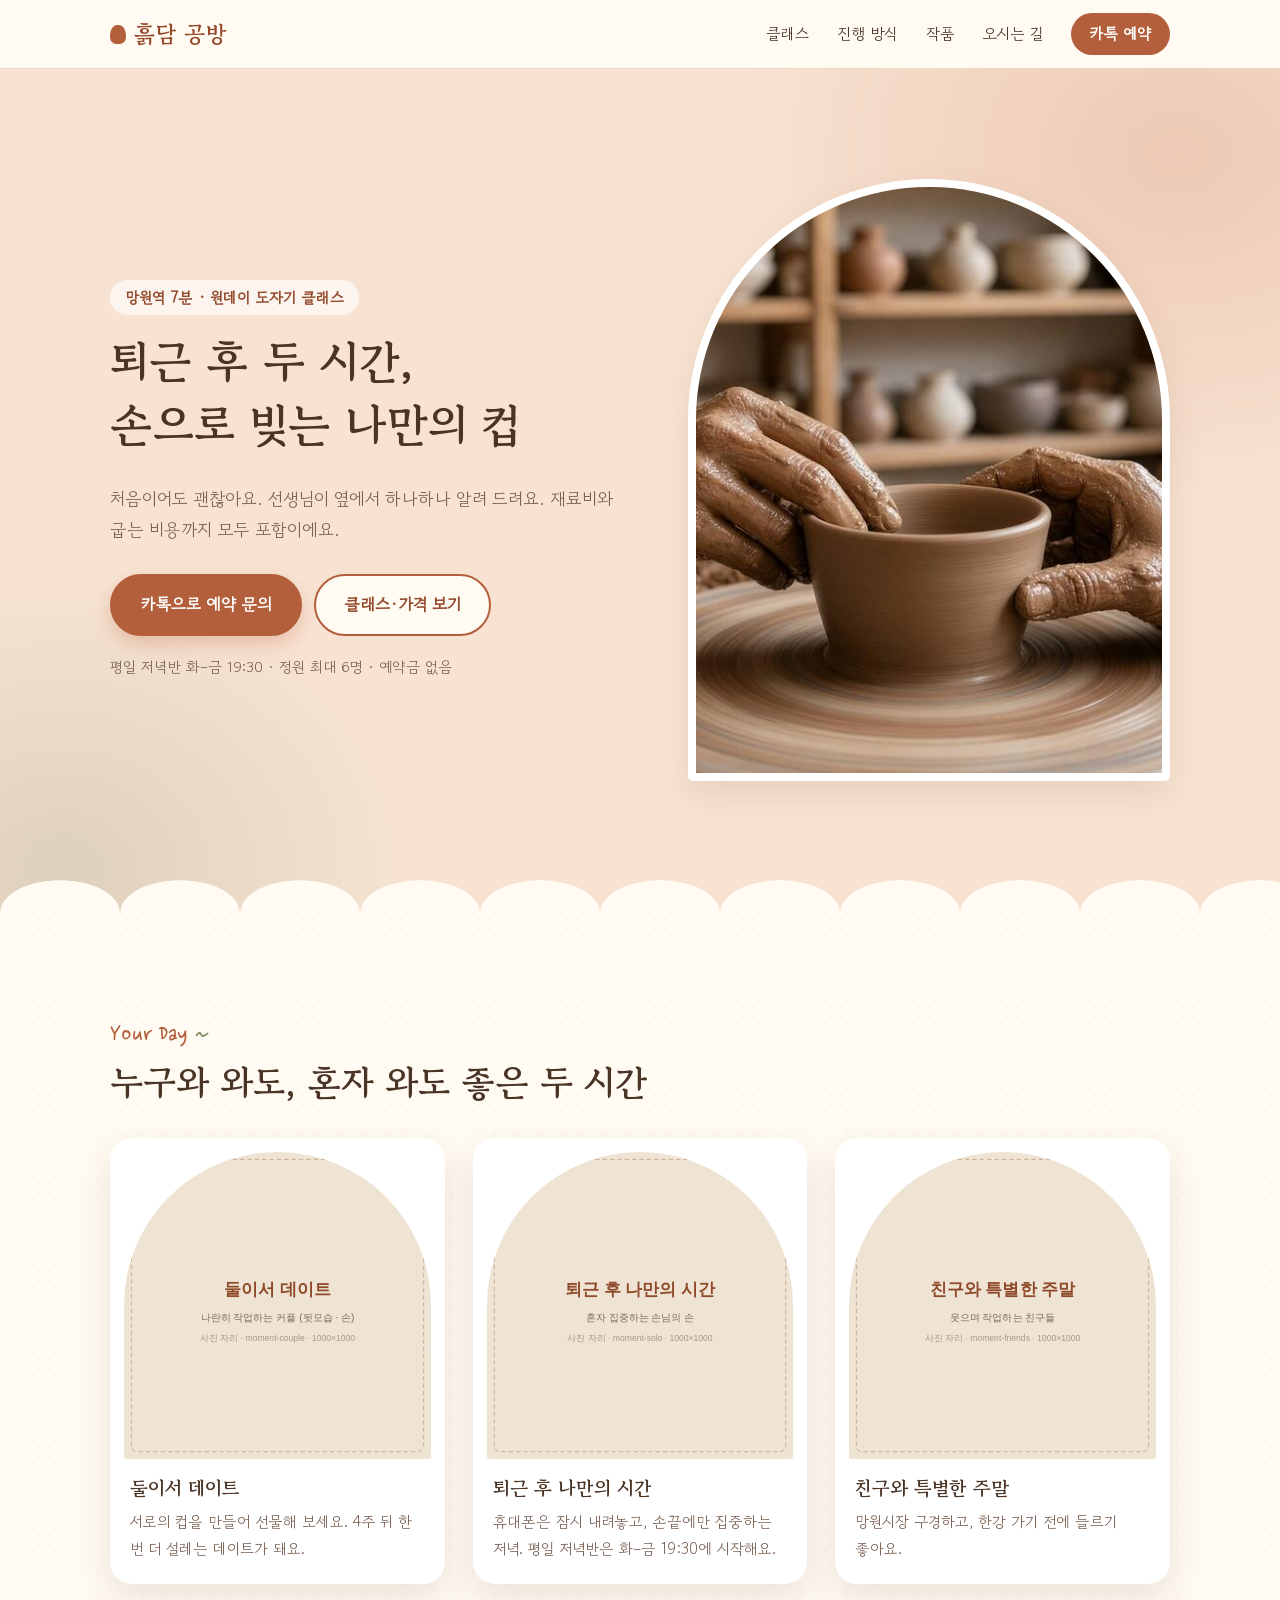
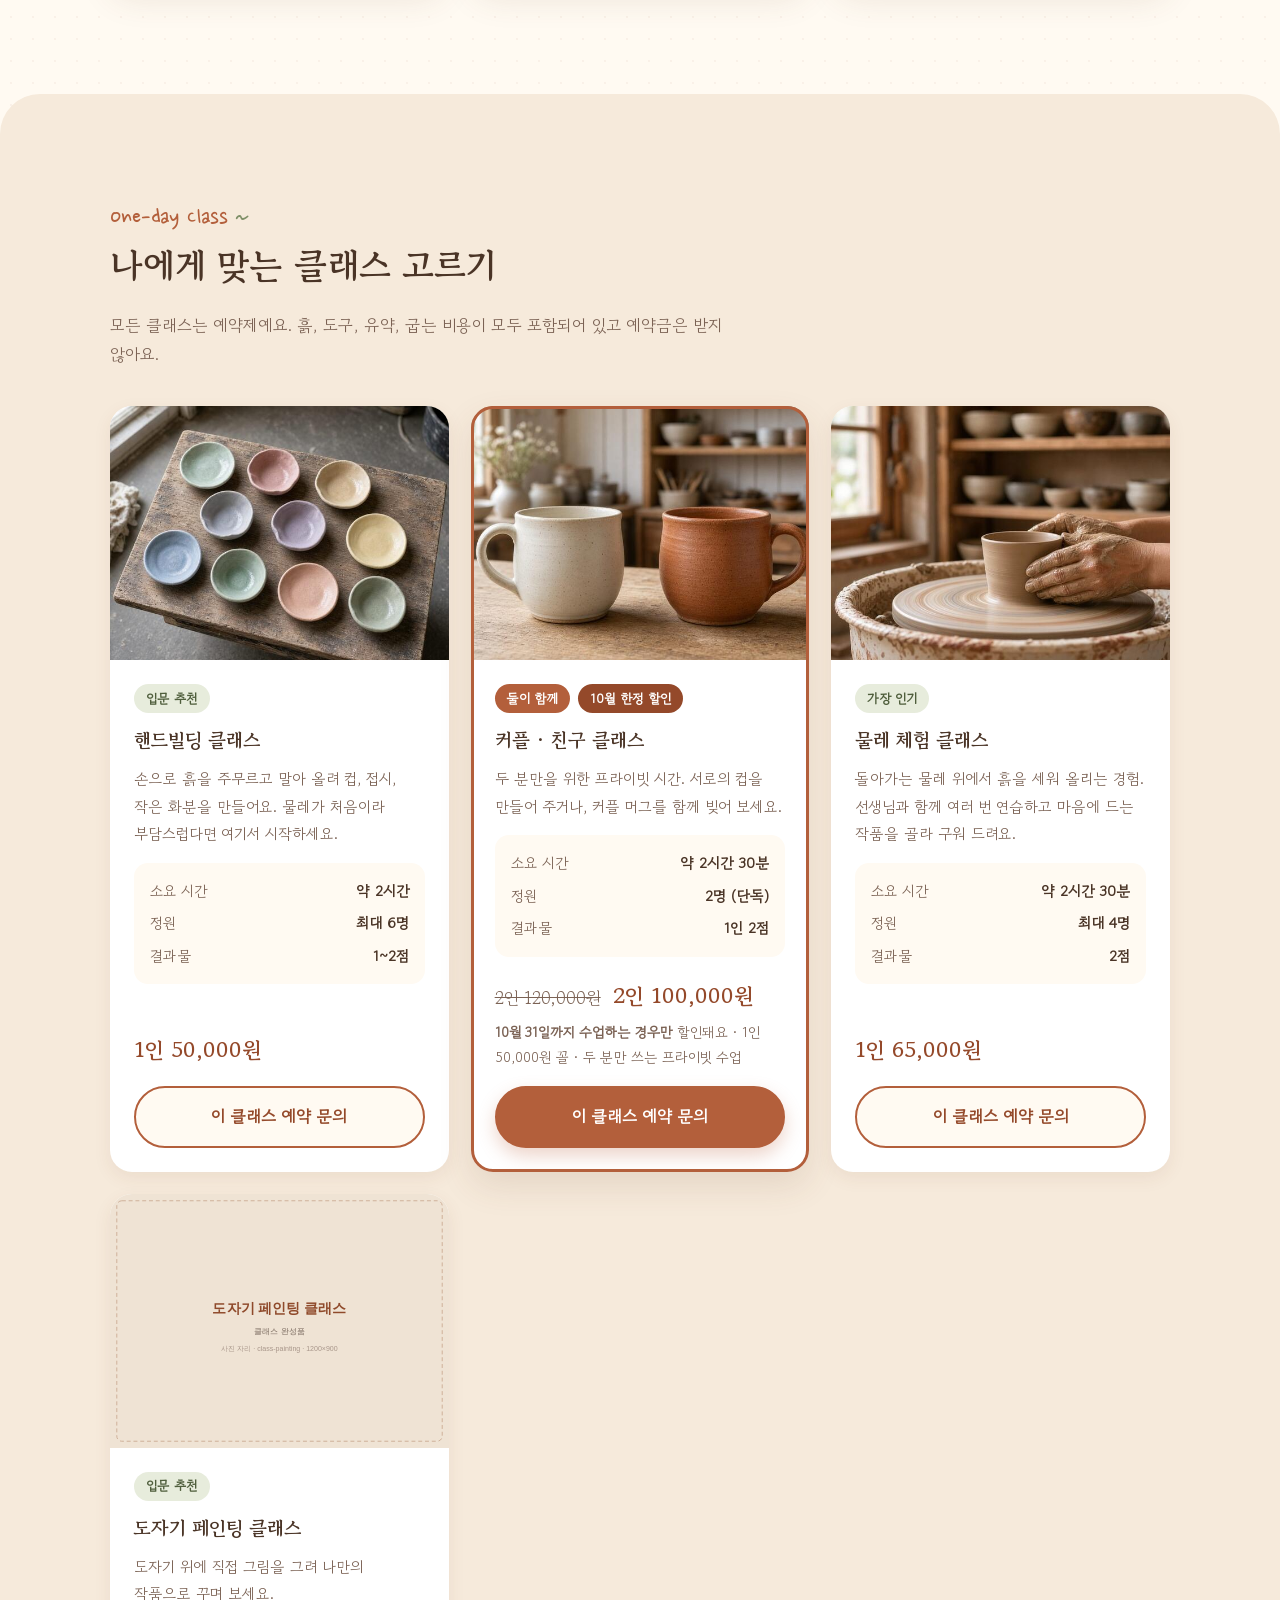
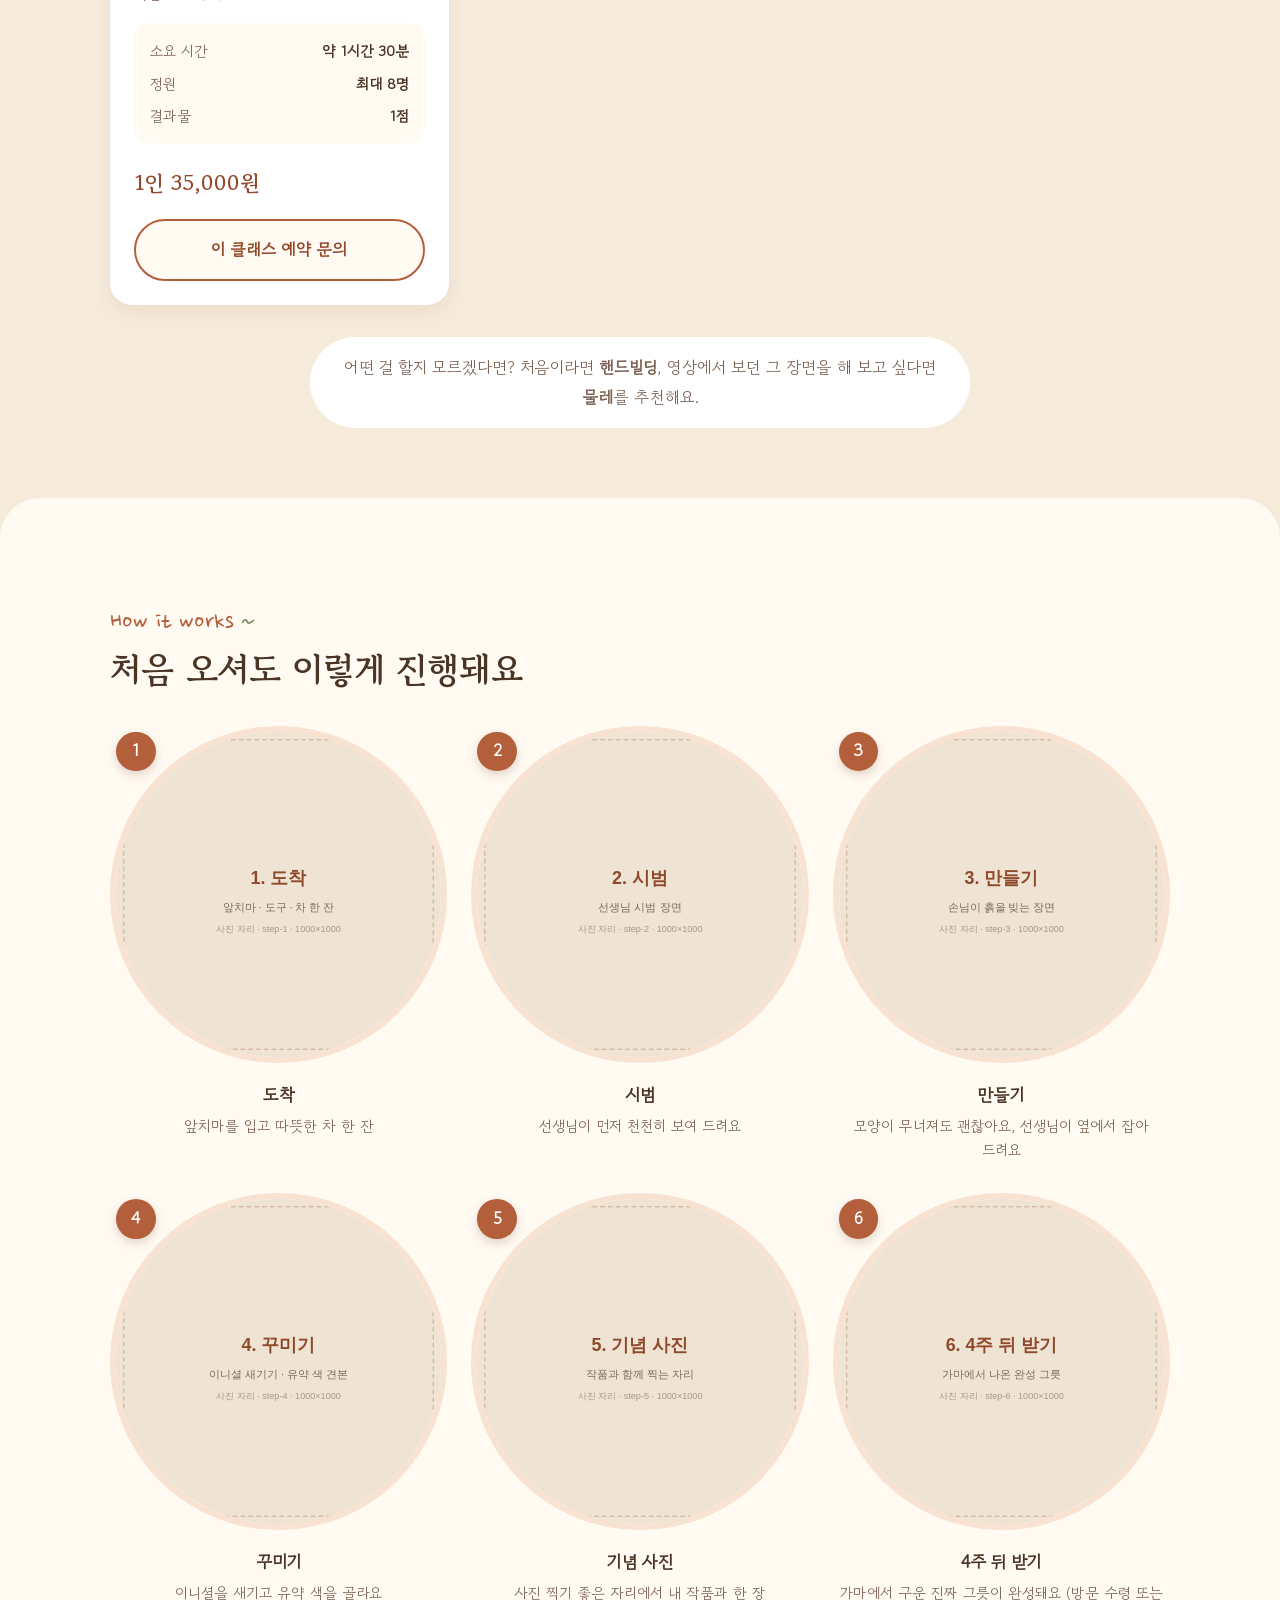
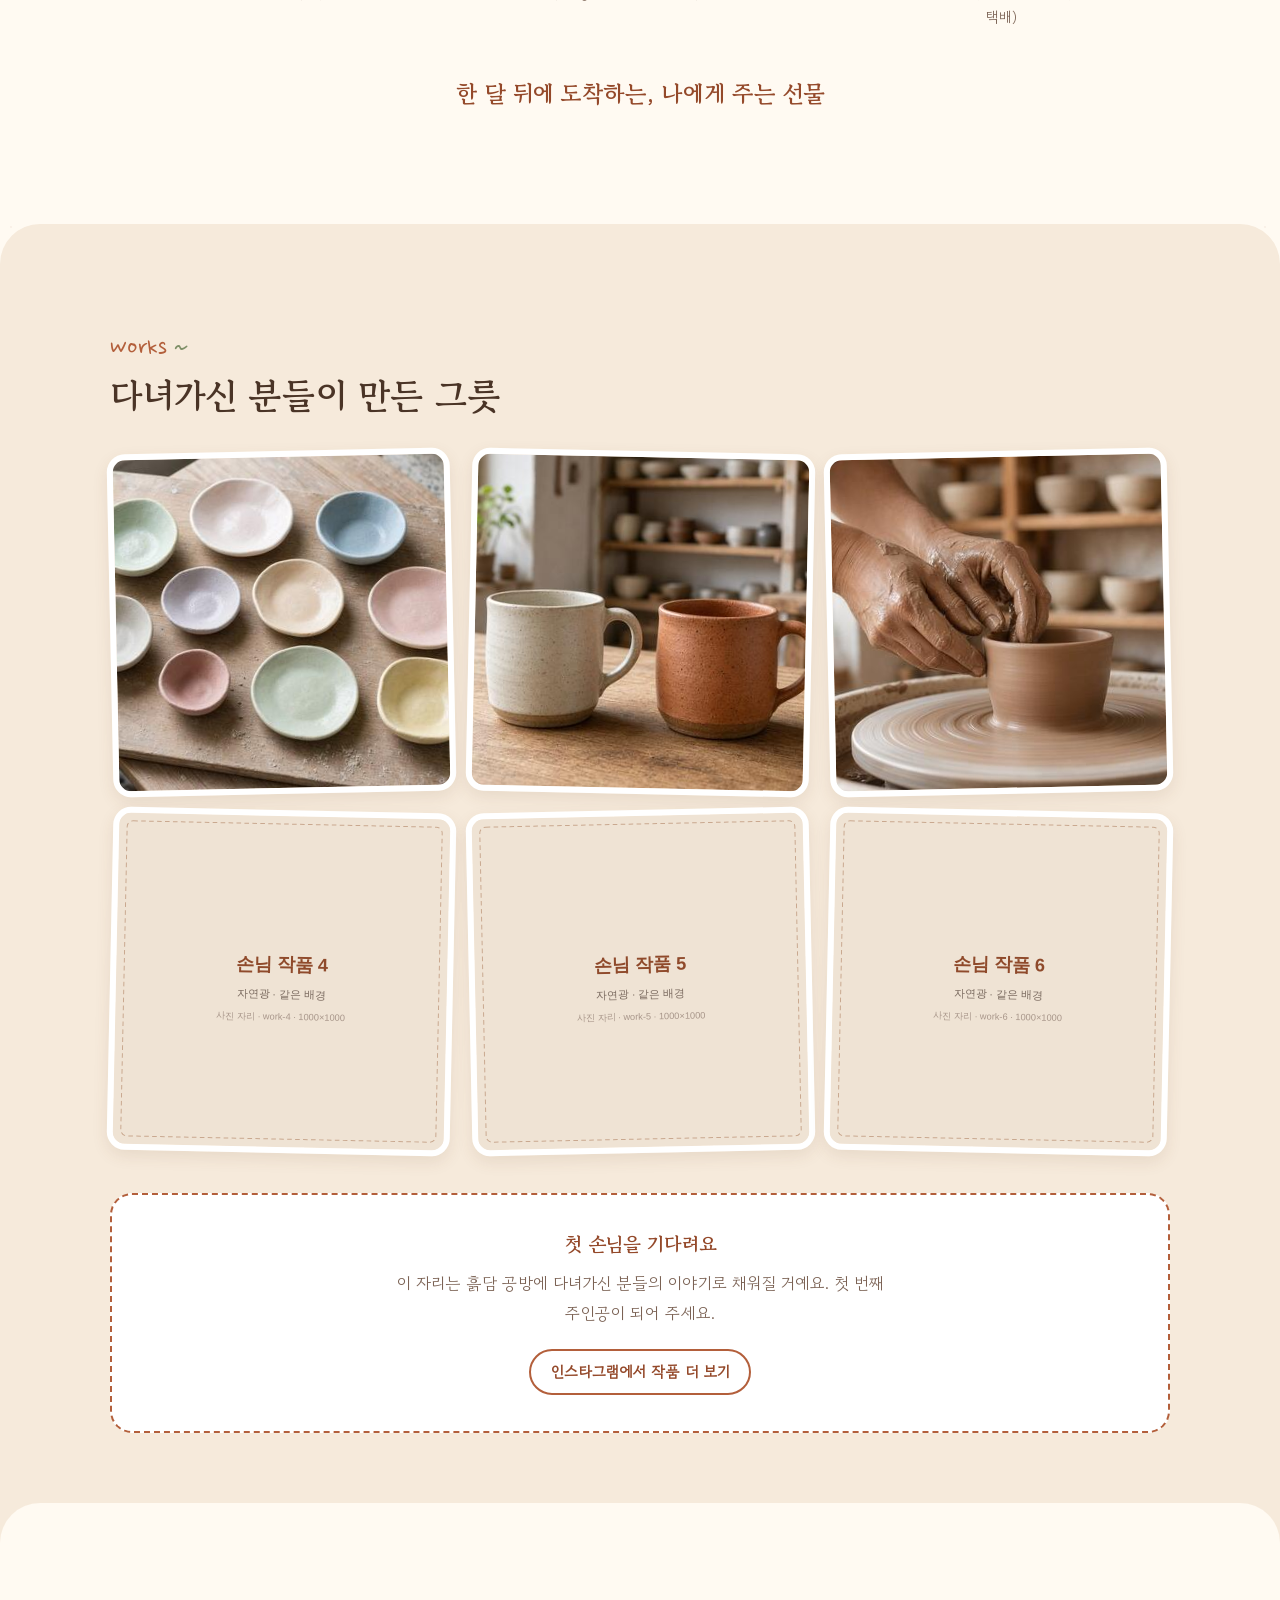
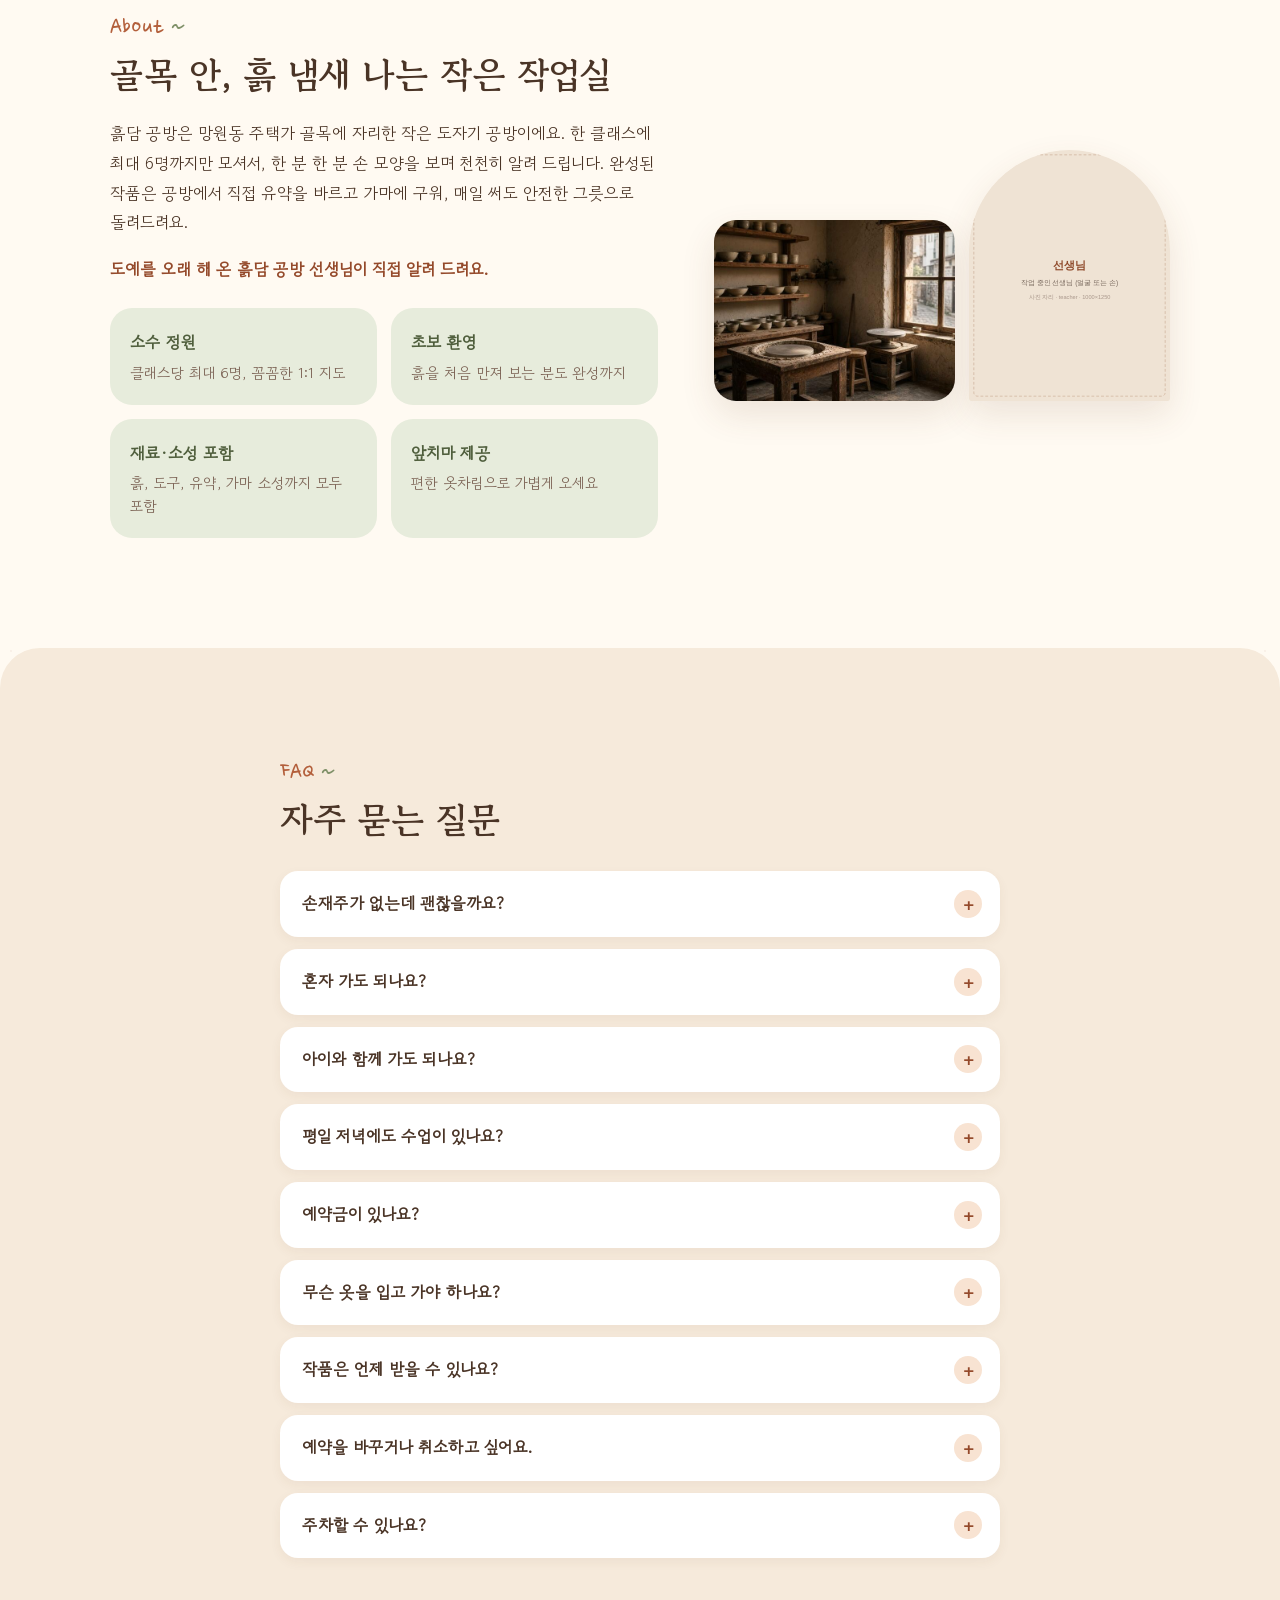
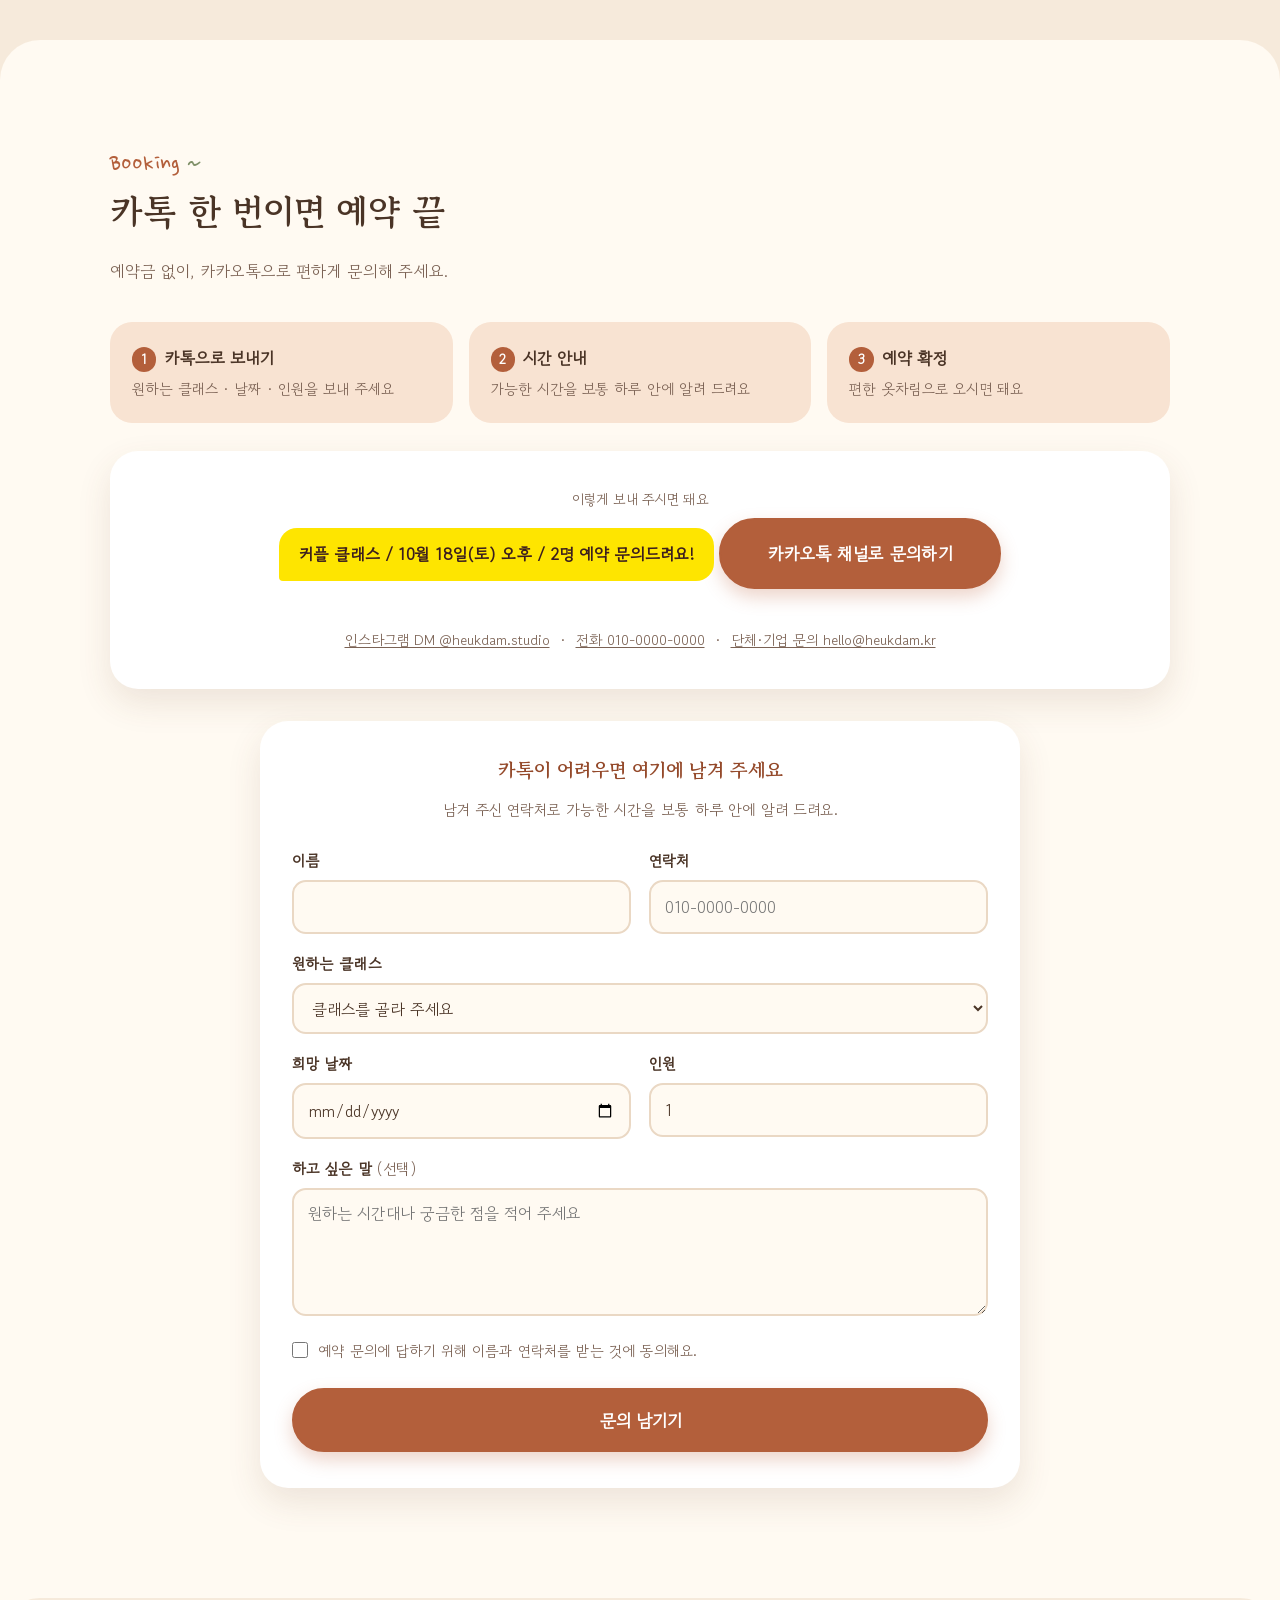
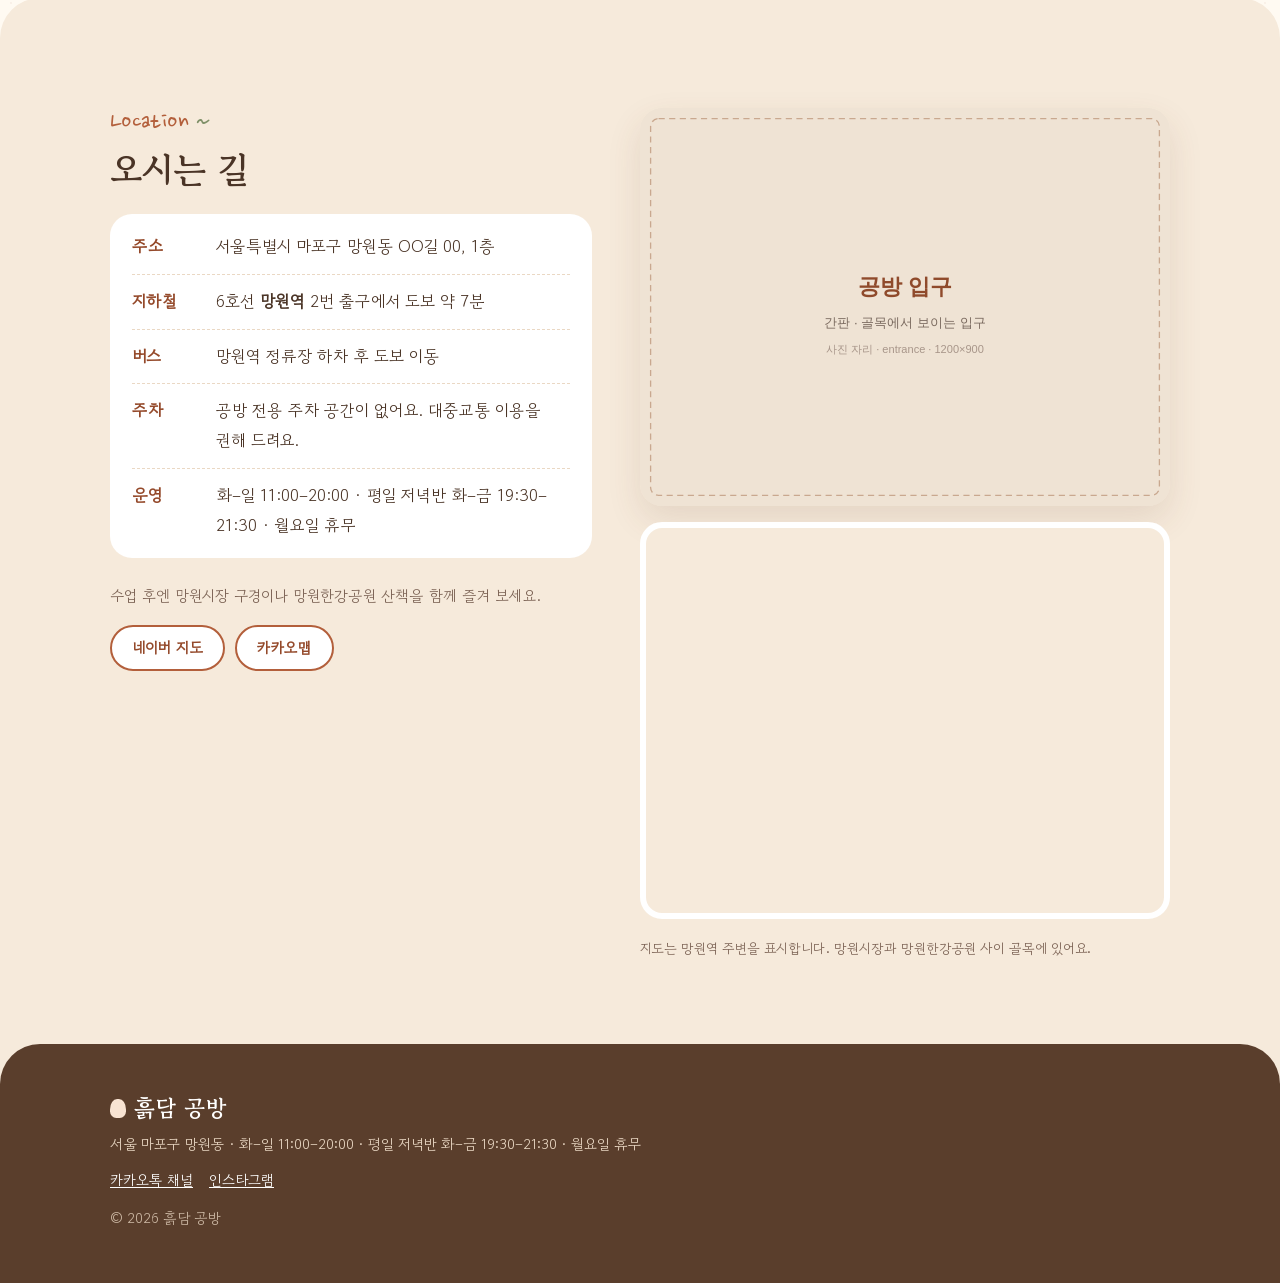
<file: index.html>
<!doctype html>
<html lang="ko">
<head>
  <meta charset="utf-8">
  <meta name="viewport" content="width=device-width, initial-scale=1">
  <title>망원동 도자기 원데이 클래스 · 흙담 공방 (망원역 7분)</title>
  <meta name="description" content="망원역 7분, 망원동 도자기 공방 흙담 공방의 원데이 클래스. 핸드빌딩·물레·도자기 페인팅·커플 클래스, 처음이어도 두 시간이면 나만의 컵이 완성돼요. 평일 저녁반(화–금 19:30), 예약금 없이 카카오톡이나 홈페이지 문의 폼으로 예약하세요.">
  <meta name="theme-color" content="#fffaf2">

  <!-- 검색엔진에 알려 주는 이 페이지의 대표 주소. 홈페이지 주소가 바뀌면 이 파일의 vercel.app 주소(5곳)와 robots.txt, sitemap.xml을 같이 바꿔 주세요 -->
  <link rel="canonical" href="https://pottery-studio-site-mu.vercel.app/">
  <!-- TODO: 네이버 서치어드바이저에서 받은 확인 코드를 content에 넣고 주석을 풀어 주세요 -->
  <!-- <meta name="naver-site-verification" content="여기에-네이버-코드"> -->
  <!-- TODO: 구글 서치 콘솔에서 받은 확인 코드를 content에 넣고 주석을 풀어 주세요 -->
  <!-- <meta name="google-site-verification" content="여기에-구글-코드"> -->

  <!-- 카카오톡·인스타그램 등으로 링크를 보낼 때 뜨는 미리보기 -->
  <meta property="og:type" content="website">
  <meta property="og:site_name" content="흙담 공방">
  <meta property="og:locale" content="ko_KR">
  <meta property="og:url" content="https://pottery-studio-site-mu.vercel.app/">
  <meta property="og:title" content="흙담 공방 · 망원동 원데이 도자기 클래스">
  <meta property="og:description" content="퇴근 후 두 시간, 손으로 빚는 나만의 컵. 망원역 7분 · 평일 저녁반 · 커플 클래스 · 재료와 굽는 비용 포함.">
  <meta property="og:image" content="https://pottery-studio-site-mu.vercel.app/images/og-image.jpg">
  <meta property="og:image:width" content="1200">
  <meta property="og:image:height" content="630">
  <meta property="og:image:alt" content="흙 묻은 두 손이 물레 위에서 컵을 세우는 모습">
  <meta name="twitter:card" content="summary_large_image">

  <!-- 브라우저 탭과 검색 결과에 뜨는 작은 아이콘(파비콘) -->
  <link rel="icon" href="favicon.ico" sizes="48x48">
  <link rel="icon" href="favicon.svg" type="image/svg+xml">
  <link rel="apple-touch-icon" href="apple-touch-icon.png">

  <!-- 검색엔진이 공방 정보를 정확히 읽도록 정리한 정보(구조화 데이터). 화면에는 보이지 않아요.
       TODO: 실제 상세 주소와 전화번호가 정해지면 address에 "streetAddress", 그 아래에 "telephone"을 추가해 주세요 -->
  <script type="application/ld+json">
  {
    "@context": "https://schema.org",
    "@type": "LocalBusiness",
    "name": "흙담 공방",
    "description": "망원역 7분, 망원동 원데이 도자기 클래스. 핸드빌딩·물레·도자기 페인팅·커플 클래스를 예약제로 운영합니다.",
    "url": "https://pottery-studio-site-mu.vercel.app/",
    "image": "https://pottery-studio-site-mu.vercel.app/images/og-image.jpg",
    "address": {
      "@type": "PostalAddress",
      "addressCountry": "KR",
      "addressRegion": "서울특별시",
      "addressLocality": "마포구 망원동"
    },
    "openingHoursSpecification": [{
      "@type": "OpeningHoursSpecification",
      "dayOfWeek": ["Tuesday", "Wednesday", "Thursday", "Friday", "Saturday", "Sunday"],
      "opens": "11:00",
      "closes": "20:00"
    }]
  }
  </script>

  <link rel="preconnect" href="https://fonts.googleapis.com">
  <link rel="preconnect" href="https://fonts.gstatic.com" crossorigin>
  <link href="https://fonts.googleapis.com/css2?family=Gowun+Batang:wght@400;700&family=Gowun+Dodum&family=Nanum+Pen+Script&display=swap" rel="stylesheet">
  <link rel="stylesheet" href="style.css">
</head>
<body>

  <!-- 키보드로 이동하는 분이 메뉴를 건너뛰고 바로 본문으로 갈 수 있는 링크(Tab 키를 누르면 보여요) -->
  <a class="skip-link" href="#top">본문으로 바로가기</a>

  <header class="site-header">
    <div class="container header-inner">
      <a href="#top" class="logo">흙담 공방</a>
      <button class="nav-toggle" aria-expanded="false" aria-controls="site-nav" aria-label="메뉴 열기">
        <span></span><span></span><span></span>
      </button>
      <nav id="site-nav" class="site-nav">
        <a href="#classes">클래스</a>
        <a href="#steps">진행 방식</a>
        <a href="#works">작품</a>
        <a href="#location">오시는 길</a>
        <!-- TODO: 실제 카카오톡 채널 주소로 바꿔 주세요 (이 파일의 pf.kakao.com 링크 모두) -->
        <a href="https://pf.kakao.com/" class="nav-cta" target="_blank" rel="noopener">카톡 예약</a>
      </nav>
    </div>
  </header>

  <main id="top" tabindex="-1">

    <!-- 히어로 -->
    <section class="hero">
      <div class="container hero-inner">
        <div class="hero-text">
          <p class="eyebrow">망원역 7분 · 원데이 도자기 클래스</p>
          <h1>퇴근 후 두 시간,<br>손으로 빚는 나만의 컵</h1>
          <p class="hero-lead">처음이어도 괜찮아요. 선생님이 옆에서 하나하나 알려 드려요. 재료비와 굽는 비용까지 모두 포함이에요.</p>
          <div class="hero-actions">
            <a href="https://pf.kakao.com/" class="btn btn-primary" target="_blank" rel="noopener">카톡으로 예약 문의</a>
            <a href="#classes" class="btn btn-ghost">클래스·가격 보기</a>
          </div>
          <p class="hero-facts">평일 저녁반 화–금 19:30 · 정원 최대 6명 · 예약금 없음</p>
        </div>
        <picture class="hero-photo">
          <img src="images/hero-wheel-720.jpg" srcset="images/hero-wheel-480.jpg 480w, images/hero-wheel-720.jpg 720w" sizes="(max-width: 900px) 440px, 480px" alt="흙 묻은 두 손이 물레 위에서 컵을 세우는 모습" width="720" height="900" fetchpriority="high">
        </picture>
      </div>
    </section>

    <!-- 이런 하루를 보내요 -->
    <section class="section">
      <div class="container">
        <p class="section-label">Your Day</p>
        <h2>누구와 와도, 혼자 와도 좋은 두 시간</h2>
        <div class="moment-grid">
          <article class="moment-card">
            <img src="images/moment-couple.svg" alt="나란히 앉아 흙을 빚는 커플" width="1000" height="1000" loading="lazy">
            <h3>둘이서 데이트</h3>
            <p>서로의 컵을 만들어 선물해 보세요. 4주 뒤 한 번 더 설레는 데이트가 돼요.</p>
          </article>
          <article class="moment-card">
            <img src="images/moment-solo.svg" alt="혼자 흙을 빚는 데 집중하는 손님의 손" width="1000" height="1000" loading="lazy">
            <h3>퇴근 후 나만의 시간</h3>
            <p>휴대폰은 잠시 내려놓고, 손끝에만 집중하는 저녁. 평일 저녁반은 화–금 19:30에 시작해요.</p>
          </article>
          <article class="moment-card">
            <img src="images/moment-friends.svg" alt="웃으며 함께 작업하는 친구들" width="1000" height="1000" loading="lazy">
            <h3>친구와 특별한 주말</h3>
            <p>망원시장 구경하고, 한강 가기 전에 들르기 좋아요.</p>
          </article>
        </div>
      </div>
    </section>

    <!-- 원데이 클래스 -->
    <section id="classes" class="section section-tinted">
      <div class="container">
        <p class="section-label">One-day Class</p>
        <h2>나에게 맞는 클래스 고르기</h2>
        <p class="section-intro">모든 클래스는 예약제예요. 흙, 도구, 유약, 굽는 비용이 모두 포함되어 있고 예약금은 받지 않아요.</p>

        <div class="class-grid">
          <article class="class-card">
            <img class="class-photo" src="images/class-handbuild-600.jpg" srcset="images/class-handbuild-600.jpg 600w, images/class-handbuild-960.jpg 960w" sizes="(max-width: 720px) 92vw, (max-width: 900px) 46vw, 340px" alt="손으로 빚은 파스텔 색 작은 접시들" width="960" height="720" loading="lazy">
            <div class="class-body">
              <p class="class-tag">입문 추천</p>
              <h3>핸드빌딩 클래스</h3>
              <p class="class-desc">손으로 흙을 주무르고 말아 올려 컵, 접시, 작은 화분을 만들어요. 물레가 처음이라 부담스럽다면 여기서 시작하세요.</p>
              <dl class="class-meta">
                <div><dt>소요 시간</dt><dd>약 2시간</dd></div>
                <div><dt>정원</dt><dd>최대 6명</dd></div>
                <div><dt>결과물</dt><dd>1~2점</dd></div>
              </dl>
              <p class="class-price">1인 50,000원</p>
              <a class="btn btn-ghost btn-block" href="https://pf.kakao.com/" target="_blank" rel="noopener">이 클래스 예약 문의</a>
            </div>
          </article>

          <article class="class-card class-card-featured">
            <img class="class-photo" src="images/class-couple-mugs-600.jpg" srcset="images/class-couple-mugs-600.jpg 600w, images/class-couple-mugs-960.jpg 960w" sizes="(max-width: 900px) 92vw, 340px" alt="둘이 함께 만든 커플 머그 한 쌍" width="960" height="720" loading="lazy">
            <div class="class-body">
              <!-- TODO: 10월 할인이 끝나면(11월 1일부터) 아래 "10월 한정 할인" 표시와 할인 가격을 원래대로 돌려 주세요 -->
              <div class="class-tags">
                <p class="class-tag">둘이 함께</p>
                <p class="class-tag class-tag-sale">10월 한정 할인</p>
              </div>
              <h3>커플 · 친구 클래스</h3>
              <p class="class-desc">두 분만을 위한 프라이빗 시간. 서로의 컵을 만들어 주거나, 커플 머그를 함께 빚어 보세요.</p>
              <dl class="class-meta">
                <div><dt>소요 시간</dt><dd>약 2시간 30분</dd></div>
                <div><dt>정원</dt><dd>2명 (단독)</dd></div>
                <div><dt>결과물</dt><dd>1인 2점</dd></div>
              </dl>
              <p class="class-price"><del><span class="sr-only">원래 가격 </span>2인 120,000원</del> <span class="sr-only">할인 가격 </span>2인 100,000원</p>
              <p class="class-price-note"><strong>10월 31일까지 수업하는 경우만</strong> 할인돼요 · 1인 50,000원 꼴 · 두 분만 쓰는 프라이빗 수업</p>
              <a class="btn btn-primary btn-block" href="https://pf.kakao.com/" target="_blank" rel="noopener">이 클래스 예약 문의</a>
            </div>
          </article>

          <article class="class-card">
            <img class="class-photo" src="images/class-wheel-600.jpg" srcset="images/class-wheel-600.jpg 600w, images/class-wheel-960.jpg 960w" sizes="(max-width: 720px) 92vw, (max-width: 900px) 46vw, 340px" alt="물레 위에서 흙 묻은 손으로 컵을 빚는 모습" width="960" height="720" loading="lazy">
            <div class="class-body">
              <p class="class-tag">가장 인기</p>
              <h3>물레 체험 클래스</h3>
              <p class="class-desc">돌아가는 물레 위에서 흙을 세워 올리는 경험. 선생님과 함께 여러 번 연습하고 마음에 드는 작품을 골라 구워 드려요.</p>
              <dl class="class-meta">
                <div><dt>소요 시간</dt><dd>약 2시간 30분</dd></div>
                <div><dt>정원</dt><dd>최대 4명</dd></div>
                <div><dt>결과물</dt><dd>2점</dd></div>
              </dl>
              <p class="class-price">1인 65,000원</p>
              <a class="btn btn-ghost btn-block" href="https://pf.kakao.com/" target="_blank" rel="noopener">이 클래스 예약 문의</a>
            </div>
          </article>

          <article class="class-card">
            <!-- TODO: 실제 사진으로 바꿔 주세요 -->
            <img class="class-photo" src="images/class-painting.svg" alt="도자기 페인팅 클래스 사진 자리" width="1200" height="900" loading="lazy">
            <div class="class-body">
              <p class="class-tag">입문 추천</p>
              <h3>도자기 페인팅 클래스</h3>
              <!-- TODO: 소개 문구를 확인해 주세요. 수업 내용을 알려 주시면 맞게 고칠게요 -->
              <p class="class-desc">도자기 위에 직접 그림을 그려 나만의 작품으로 꾸며 보세요.</p>
              <dl class="class-meta">
                <div><dt>소요 시간</dt><dd>약 1시간 30분</dd></div>
                <div><dt>정원</dt><dd>최대 8명</dd></div>
                <div><dt>결과물</dt><dd>1점</dd></div>
              </dl>
              <p class="class-price">1인 35,000원</p>
              <a class="btn btn-ghost btn-block" href="https://pf.kakao.com/" target="_blank" rel="noopener">이 클래스 예약 문의</a>
            </div>
          </article>
        </div>

        <p class="class-guide">어떤 걸 할지 모르겠다면? 처음이라면 <strong>핸드빌딩</strong>, 영상에서 보던 그 장면을 해 보고 싶다면 <strong>물레</strong>를 추천해요.</p>
      </div>
    </section>

    <!-- 진행 방식 -->
    <section id="steps" class="section">
      <div class="container">
        <p class="section-label">How it works</p>
        <h2>처음 오셔도 이렇게 진행돼요</h2>
        <ol class="step-list">
          <li>
            <img src="images/step-1.svg" alt="앞치마와 도구, 따뜻한 차" width="1000" height="1000" loading="lazy">
            <strong>도착</strong>
            <span>앞치마를 입고 따뜻한 차 한 잔</span>
          </li>
          <li>
            <img src="images/step-2.svg" alt="선생님이 시범을 보이는 모습" width="1000" height="1000" loading="lazy">
            <strong>시범</strong>
            <span>선생님이 먼저 천천히 보여 드려요</span>
          </li>
          <li>
            <img src="images/step-3.svg" alt="손님이 흙을 빚는 모습" width="1000" height="1000" loading="lazy">
            <strong>만들기</strong>
            <span>모양이 무너져도 괜찮아요, 선생님이 옆에서 잡아 드려요</span>
          </li>
          <li>
            <img src="images/step-4.svg" alt="이니셜을 새기고 유약 색을 고르는 모습" width="1000" height="1000" loading="lazy">
            <strong>꾸미기</strong>
            <span>이니셜을 새기고 유약 색을 골라요</span>
          </li>
          <li>
            <img src="images/step-5.svg" alt="작품과 함께 기념 사진을 찍는 자리" width="1000" height="1000" loading="lazy">
            <strong>기념 사진</strong>
            <span>사진 찍기 좋은 자리에서 내 작품과 한 장</span>
          </li>
          <li>
            <img src="images/step-6.svg" alt="가마에서 구워져 나온 완성 그릇" width="1000" height="1000" loading="lazy">
            <strong>4주 뒤 받기</strong>
            <span>가마에서 구운 진짜 그릇이 완성돼요 (방문 수령 또는 택배)</span>
          </li>
        </ol>
        <p class="step-note">한 달 뒤에 도착하는, 나에게 주는 선물</p>
      </div>
    </section>

    <!-- 작품 · 후기 -->
    <section id="works" class="section section-tinted">
      <div class="container">
        <p class="section-label">Works</p>
        <h2>다녀가신 분들이 만든 그릇</h2>
        <div class="works-grid">
          <img src="images/work-1-600.jpg" srcset="images/work-1-360.jpg 360w, images/work-1-600.jpg 600w" sizes="(max-width: 720px) 46vw, 340px" alt="손님이 만든 파스텔 색 작은 접시들" width="600" height="600" loading="lazy">
          <img src="images/work-2-600.jpg" srcset="images/work-2-360.jpg 360w, images/work-2-600.jpg 600w" sizes="(max-width: 720px) 46vw, 340px" alt="손님이 만든 머그 두 개" width="600" height="600" loading="lazy">
          <img src="images/work-3-600.jpg" srcset="images/work-3-360.jpg 360w, images/work-3-600.jpg 600w" sizes="(max-width: 720px) 46vw, 340px" alt="물레 위에서 컵을 빚는 손님의 손" width="600" height="600" loading="lazy">
          <img src="images/work-4.svg" alt="손님 작품 사진 자리" width="1000" height="1000" loading="lazy">
          <img src="images/work-5.svg" alt="손님 작품 사진 자리" width="1000" height="1000" loading="lazy">
          <img src="images/work-6.svg" alt="손님 작품 사진 자리" width="1000" height="1000" loading="lazy">
        </div>
        <!-- TODO: 손님 동의를 받은 실제 후기가 생기면 이 상자를 후기 카드로 바꿔 주세요 -->
        <div class="review-empty">
          <h3>첫 손님을 기다려요</h3>
          <p>이 자리는 흙담 공방에 다녀가신 분들의 이야기로 채워질 거예요. 첫 번째 주인공이 되어 주세요.</p>
          <a class="btn btn-small" href="https://www.instagram.com/" target="_blank" rel="noopener">인스타그램에서 작품 더 보기</a>
        </div>
      </div>
    </section>

    <!-- 공방 소개 -->
    <section id="about" class="section">
      <div class="container about-grid">
        <div>
          <p class="section-label">About</p>
          <h2>골목 안, 흙 냄새 나는 작은 작업실</h2>
          <p>흙담 공방은 망원동 주택가 골목에 자리한 작은 도자기 공방이에요. 한 클래스에 최대 6명까지만 모셔서, 한 분 한 분 손 모양을 보며 천천히 알려 드립니다. 완성된 작품은 공방에서 직접 유약을 바르고 가마에 구워, 매일 써도 안전한 그릇으로 돌려드려요.</p>
          <!-- TODO: 실제 선생님 소개로 바꿔 주세요 (이름, 도예 경력 등) -->
          <p class="teacher-line">도예를 오래 해 온 흙담 공방 선생님이 직접 알려 드려요.</p>
          <ul class="feature-list">
            <li>
              <strong>소수 정원</strong>
              <span>클래스당 최대 6명, 꼼꼼한 1:1 지도</span>
            </li>
            <li>
              <strong>초보 환영</strong>
              <span>흙을 처음 만져 보는 분도 완성까지</span>
            </li>
            <li>
              <strong>재료·소성 포함</strong>
              <span>흙, 도구, 유약, 가마 소성까지 모두 포함</span>
            </li>
            <li>
              <strong>앞치마 제공</strong>
              <span>편한 옷차림으로 가볍게 오세요</span>
            </li>
          </ul>
        </div>
        <div class="about-photos">
          <img src="images/studio-600.jpg" srcset="images/studio-600.jpg 600w, images/studio-960.jpg 960w" sizes="(max-width: 900px) 52vw, 260px" alt="그릇이 놓인 선반과 작업대가 있는 공방 내부" width="960" height="720" loading="lazy">
          <img src="images/teacher.svg" alt="작업 중인 선생님" width="1000" height="1250" loading="lazy">
        </div>
      </div>
    </section>

    <!-- 자주 묻는 질문 -->
    <section id="faq" class="section section-tinted">
      <div class="container container-narrow">
        <p class="section-label">FAQ</p>
        <h2>자주 묻는 질문</h2>
        <div class="faq-list">
          <details>
            <summary>손재주가 없는데 괜찮을까요?</summary>
            <p>대부분 처음 오세요. 선생님이 끝까지 옆에서 도와 드려서 누구나 완성할 수 있어요.</p>
          </details>
          <details>
            <summary>혼자 가도 되나요?</summary>
            <p>물론이에요. 혼자 오셔서 조용히 집중하다 가시는 분도 많아요.</p>
          </details>
          <details>
            <summary>아이와 함께 가도 되나요?</summary>
            <p>네, <strong>8살(초등학생)부터</strong> 함께하실 수 있어요. 아이는 <strong>핸드빌딩 클래스</strong>만 들을 수 있고, 보호자가 꼭 함께 들어와 주셔야 해요. 가격은 어른과 같아요.</p>
          </details>
          <details>
            <summary>평일 저녁에도 수업이 있나요?</summary>
            <p>네, 평일 저녁반은 <strong>화–금 19:30–21:30</strong>이에요. 퇴근 후에 편하게 오세요.</p>
          </details>
          <details>
            <summary>예약금이 있나요?</summary>
            <p>예약금은 받지 않아요. 카카오톡으로 클래스·날짜·인원만 알려 주시면 예약이 끝나요.</p>
          </details>
          <details>
            <summary>무슨 옷을 입고 가야 하나요?</summary>
            <p>앞치마를 드려요. 흙이 묻어도 괜찮은 편한 옷이면 좋아요. 손톱이 길면 작업이 어려울 수 있어요.</p>
          </details>
          <details>
            <summary>작품은 언제 받을 수 있나요?</summary>
            <p>말리고 두 번 굽는 데 <strong>약 4주</strong>가 걸려요. 공방에서 찾아가시거나 택배(착불)로 받으실 수 있어요.</p>
          </details>
          <details>
            <summary>예약을 바꾸거나 취소하고 싶어요.</summary>
            <p>수업 <strong>2일 전까지</strong> 연락 주세요. 그 뒤에는 변경과 환불이 어려워요.</p>
          </details>
          <details>
            <summary>주차할 수 있나요?</summary>
            <p>공방 전용 주차 공간이 없어요. 6호선 망원역 2번 출구에서 걸어서 7분 정도예요.</p>
          </details>
        </div>
      </div>
    </section>

    <!-- 예약 · 문의 -->
    <section id="contact" class="section">
      <div class="container">
        <p class="section-label">Booking</p>
        <h2>카톡 한 번이면 예약 끝</h2>
        <p class="section-intro">예약금 없이, 카카오톡으로 편하게 문의해 주세요.</p>

        <ol class="booking-steps">
          <li><strong>카톡으로 보내기</strong><span>원하는 클래스 · 날짜 · 인원을 보내 주세요</span></li>
          <li><strong>시간 안내</strong><span>가능한 시간을 보통 하루 안에 알려 드려요</span></li>
          <li><strong>예약 확정</strong><span>편한 옷차림으로 오시면 돼요</span></li>
        </ol>

        <div class="booking-box">
          <p class="booking-example-label">이렇게 보내 주시면 돼요</p>
          <p class="booking-example">커플 클래스 / 10월 18일(토) 오후 / 2명 예약 문의드려요!</p>
          <a class="btn btn-primary btn-large" href="https://pf.kakao.com/" target="_blank" rel="noopener">카카오톡 채널로 문의하기</a>
          <!-- TODO: 실제 연락처와 링크로 바꿔 주세요 -->
          <p class="contact-alt">
            <a href="https://www.instagram.com/" target="_blank" rel="noopener">인스타그램 DM @heukdam.studio</a>
            <span aria-hidden="true">·</span>
            <a href="tel:010-0000-0000">전화 010-0000-0000</a>
            <span aria-hidden="true">·</span>
            <a href="mailto:hello@heukdam.kr">단체·기업 문의 hello@heukdam.kr</a>
          </p>
        </div>

        <!-- 홈페이지 문의 폼: 보낸 내용은 Web3Forms(폼 내용을 메일로 전달해 주는 무료 서비스)를 거쳐
             Web3Forms에 가입한 메일 주소로 와요. access_key는 홈페이지에 공개해도 되는 키예요. -->
        <div id="inquiry" class="inquiry-box">
          <h3>카톡이 어려우면 여기에 남겨 주세요</h3>
          <p class="inquiry-intro">남겨 주신 연락처로 가능한 시간을 보통 하루 안에 알려 드려요.</p>

          <form class="inquiry-form" action="https://api.web3forms.com/submit" method="POST">
            <input type="hidden" name="access_key" value="dbffddfc-3723-43cb-8b24-bad1556c410f">
            <input type="hidden" name="subject" value="[흙담 공방] 홈페이지 예약 문의">
            <input type="hidden" name="from_name" value="흙담 공방 홈페이지">
            <!-- 스팸 막기: 사람에게는 안 보이는 칸이에요. 자동으로 글을 올리는 프로그램(스팸 봇)이 여기에 체크하면 Web3Forms가 걸러 내요 -->
            <input type="checkbox" name="botcheck" class="form-trap" tabindex="-1" autocomplete="off" aria-hidden="true">

            <div class="form-grid">
              <div class="form-field">
                <label for="inq-name">이름</label>
                <input id="inq-name" name="이름" type="text" autocomplete="name" required>
              </div>
              <div class="form-field">
                <label for="inq-phone">연락처</label>
                <input id="inq-phone" name="연락처" type="tel" inputmode="tel" autocomplete="tel" placeholder="010-0000-0000" required>
              </div>
              <div class="form-field form-field-wide">
                <label for="inq-class">원하는 클래스</label>
                <select id="inq-class" name="원하는 클래스" required>
                  <option value="" disabled selected>클래스를 골라 주세요</option>
                  <option>핸드빌딩 클래스</option>
                  <option>커플 · 친구 클래스</option>
                  <option>물레 체험 클래스</option>
                  <option>도자기 페인팅 클래스</option>
                  <option>아직 모르겠어요</option>
                </select>
              </div>
              <div class="form-field">
                <label for="inq-date">희망 날짜</label>
                <input id="inq-date" name="희망 날짜" type="date" required>
              </div>
              <div class="form-field">
                <label for="inq-people">인원</label>
                <input id="inq-people" name="인원" type="number" inputmode="numeric" min="1" value="1" required>
              </div>
              <div class="form-field form-field-wide">
                <label for="inq-message">하고 싶은 말 <span class="form-optional">(선택)</span></label>
                <textarea id="inq-message" name="하고 싶은 말" rows="4" placeholder="원하는 시간대나 궁금한 점을 적어 주세요"></textarea>
              </div>
            </div>

            <!-- TODO: 받은 문의를 얼마 동안 보관하는지 정해서 아래 문구에 넣어 주세요 (예: "문의 답변 후 ○개월 뒤 지워요") -->
            <label class="form-consent">
              <input type="checkbox" name="개인정보 수집 동의" value="동의함" required>
              <span>예약 문의에 답하기 위해 이름과 연락처를 받는 것에 동의해요.</span>
            </label>

            <button type="submit" class="btn btn-primary btn-large">문의 남기기</button>
            <p class="form-status" role="status" aria-live="polite"></p>
          </form>

          <div class="inquiry-done" tabindex="-1" hidden>
            <h3>문의가 접수됐어요</h3>
            <p>남겨 주신 연락처로 보통 하루 안에 연락드릴게요.</p>
          </div>
        </div>
      </div>
    </section>

    <!-- 오시는 길 -->
    <section id="location" class="section section-tinted">
      <div class="container location-grid">
        <div>
          <p class="section-label">Location</p>
          <h2>오시는 길</h2>
          <dl class="location-list">
            <div>
              <dt>주소</dt>
              <!-- TODO: 실제 상세 주소로 바꿔 주세요 -->
              <dd>서울특별시 마포구 망원동 OO길 00, 1층</dd>
            </div>
            <div>
              <dt>지하철</dt>
              <dd>6호선 <strong>망원역</strong> 2번 출구에서 도보 약 7분</dd>
            </div>
            <div>
              <dt>버스</dt>
              <dd>망원역 정류장 하차 후 도보 이동</dd>
            </div>
            <div>
              <dt>주차</dt>
              <dd>공방 전용 주차 공간이 없어요. 대중교통 이용을 권해 드려요.</dd>
            </div>
            <div>
              <dt>운영</dt>
              <dd>화–일 11:00–20:00 · 평일 저녁반 화–금 19:30–21:30 · 월요일 휴무</dd>
            </div>
          </dl>
          <p class="location-tip">수업 후엔 망원시장 구경이나 망원한강공원 산책을 함께 즐겨 보세요.</p>
          <div class="map-links">
            <a class="btn btn-small" href="https://map.naver.com/p/search/%EB%A7%9D%EC%9B%90%EC%97%AD" target="_blank" rel="noopener">네이버 지도</a>
            <a class="btn btn-small" href="https://map.kakao.com/?q=%EB%A7%9D%EC%9B%90%EC%97%AD" target="_blank" rel="noopener">카카오맵</a>
          </div>
        </div>
        <div class="location-media">
          <img class="entrance-photo" src="images/entrance.svg" alt="골목에서 보이는 흙담 공방 입구와 간판" width="1200" height="900" loading="lazy">
          <div class="map-frame">
            <iframe
              title="흙담 공방 위치 (망원역 주변 지도)"
              src="https://www.openstreetmap.org/export/embed.html?bbox=126.8986%2C37.5528%2C126.9146%2C37.5608&amp;layer=mapnik&amp;marker=37.5568%2C126.9066"
              loading="lazy"></iframe>
            <p class="map-note">지도는 망원역 주변을 표시합니다. 망원시장과 망원한강공원 사이 골목에 있어요.</p>
          </div>
        </div>
      </div>
    </section>

  </main>

  <footer class="site-footer">
    <div class="container">
      <p class="logo">흙담 공방</p>
      <p>서울 마포구 망원동 · 화–일 11:00–20:00 · 평일 저녁반 화–금 19:30–21:30 · 월요일 휴무</p>
      <p class="footer-links">
        <a href="https://pf.kakao.com/" target="_blank" rel="noopener">카카오톡 채널</a>
        <a href="https://www.instagram.com/" target="_blank" rel="noopener">인스타그램</a>
      </p>
      <p class="copyright">© 2026 흙담 공방</p>
    </div>
  </footer>

  <!-- 휴대폰 하단 고정 예약 버튼 -->
  <aside class="mobile-cta" aria-label="빠른 예약 문의">
    <a href="https://pf.kakao.com/" class="btn btn-primary" target="_blank" rel="noopener">카톡으로 예약 문의</a>
    <span>보통 하루 안에 답장 드려요</span>
  </aside>

  <script>
    // 모바일 메뉴 열고 닫기
    const toggle = document.querySelector('.nav-toggle');
    const nav = document.getElementById('site-nav');
    toggle.addEventListener('click', () => {
      const open = nav.classList.toggle('is-open');
      toggle.setAttribute('aria-expanded', open);
      toggle.setAttribute('aria-label', open ? '메뉴 닫기' : '메뉴 열기');
    });
    nav.querySelectorAll('a').forEach(link => {
      link.addEventListener('click', () => {
        nav.classList.remove('is-open');
        toggle.setAttribute('aria-expanded', false);
        toggle.setAttribute('aria-label', '메뉴 열기');
      });
    });

    // 예약 문의 폼: 페이지를 떠나지 않고 보내고, 보내지면 "문의가 접수됐어요"를 보여 줘요
    const form = document.querySelector('.inquiry-form');
    const formStatus = form.querySelector('.form-status');
    const formDone = document.querySelector('.inquiry-done');
    const submitBtn = form.querySelector('button[type="submit"]');

    // 희망 날짜는 오늘부터 고를 수 있게
    const today = new Date();
    today.setMinutes(today.getMinutes() - today.getTimezoneOffset());
    form.querySelector('#inq-date').min = today.toISOString().slice(0, 10);

    form.addEventListener('submit', async (event) => {
      event.preventDefault();
      submitBtn.disabled = true;
      submitBtn.textContent = '보내는 중...';
      formStatus.textContent = '';
      try {
        const res = await fetch(form.action, {
          method: 'POST',
          headers: { Accept: 'application/json' },
          body: new FormData(form)
        });
        const result = await res.json();
        if (!result.success) throw new Error(result.message);
        form.hidden = true;
        formDone.hidden = false;
        formDone.focus();
      } catch (error) {
        formStatus.textContent = '보내지 못했어요. 잠시 뒤 다시 보내 주시거나 카카오톡으로 문의해 주세요.';
        submitBtn.disabled = false;
        submitBtn.textContent = '문의 남기기';
      }
    });
  </script>
</body>
</html>
</file>
<file: style.css>
/* ---------- 기본 설정 ---------- */
/* 따뜻하고 포근한 분위기: 크림·테라코타·세이지, 둥근 아치 사진.
   손글씨 글꼴(Nanum Pen Script)은 섹션 위 작은 라벨에만 써요. */
:root {
  --clay: #b35f3b;        /* 테라코타. 흰 글씨가 잘 읽히도록(명암 대비 4.5:1 이상) 원래 #c0663f에서 아주 살짝 진하게 */
  --clay-dark: #94492a;
  --sage: #7f9068;        /* 세이지 그린 포인트 */
  --sage-soft: #e7ecdc;
  --peach: #f8e3d2;
  --sand: #f6eadb;        /* 밝은 흙색 배경 */
  --cream: #fffaf2;
  --ink: #4a3426;         /* 본문 글자 (짙은 갈색) */
  --muted: #7b6254;       /* 흐린 본문 글자. 모래색·복숭아색 배경 위에서도 잘 읽히도록 원래 #84695a에서 살짝 진하게 */
  --line: #ead8c4;
  --radius: 22px;
  --header-h: 68px;
  --shadow: 0 14px 34px rgba(110, 66, 38, 0.12);
}

*, *::before, *::after { box-sizing: border-box; }
html { scroll-behavior: smooth; scroll-padding-top: var(--header-h); }

body {
  margin: 0;
  font-family: "Gowun Dodum", system-ui, -apple-system, sans-serif;
  font-size: 16.5px;
  line-height: 1.8;
  color: var(--ink);
  background:
    radial-gradient(rgba(148, 73, 42, 0.05) 1px, transparent 1px) 0 0 / 22px 22px,
    var(--cream);
  word-break: keep-all;
  -webkit-text-size-adjust: 100%;
}

h1, h2, h3, .logo {
  font-family: "Gowun Batang", serif;
  font-weight: 700;
  line-height: 1.4;
  margin: 0 0 0.6em;
}
h1 { font-size: clamp(1.9rem, 6vw, 3.2rem); }
h2 { font-size: clamp(1.5rem, 4.5vw, 2.2rem); }
h3 { font-size: 1.2rem; }
p { margin: 0 0 1em; }
a { color: var(--clay-dark); }
/* 키보드(Tab)로 이동할 때 지금 어디에 있는지 보이는 테두리 */
a:focus-visible, button:focus-visible, summary:focus-visible { outline: 3px solid var(--clay-dark); outline-offset: 3px; }
main:focus { outline: none; }
/* 화면에는 안 보이고 화면 읽기 프로그램(시각장애인용)만 읽는 글 */
.sr-only { position: absolute; width: 1px; height: 1px; padding: 0; margin: -1px; overflow: hidden; clip: rect(0 0 0 0); white-space: nowrap; border: 0; }
/* "본문으로 바로가기": 평소엔 숨어 있다가 Tab을 누르면 왼쪽 위에 나타나요 */
.skip-link { position: absolute; left: 12px; top: -100px; z-index: 30; padding: 0.6em 1.2em; border-radius: 999px; background: var(--clay-dark); color: #fff; font-weight: 700; text-decoration: none; }
.skip-link:focus { top: 12px; }
strong { font-weight: 700; }
img { display: block; max-width: 100%; height: auto; }

.container { width: 100%; max-width: 1100px; margin: 0 auto; padding: 0 20px; }
.container-narrow { max-width: 760px; }

/* ---------- 버튼 ---------- */
.btn {
  display: inline-block;
  padding: 0.85em 1.7em;
  border-radius: 999px;
  border: 2px solid var(--clay);
  font-weight: 700;
  text-decoration: none;
  transition: background 0.2s, color 0.2s, transform 0.2s;
}
.btn:hover { transform: translateY(-2px); }
.btn-primary { background: var(--clay); color: #fff; box-shadow: 0 8px 18px rgba(192, 102, 63, 0.28); }
.btn-primary:hover { background: var(--clay-dark); border-color: var(--clay-dark); }
.btn-ghost { background: var(--cream); color: var(--clay-dark); }
.btn-ghost:hover { background: var(--clay); color: #fff; }
.btn-small { padding: 0.5em 1.3em; font-size: 0.95rem; color: var(--clay-dark); background: #fff; }
.btn-small:hover { background: var(--clay); color: #fff; }
.btn-block { display: block; text-align: center; }
.btn-large { padding: 1em 2.6em; font-size: 1.1rem; }

/* ---------- 헤더 ---------- */
.site-header {
  position: sticky;
  top: 0;
  z-index: 10;
  background: rgba(255, 250, 242, 0.94);
  backdrop-filter: blur(8px);
  border-bottom: 1px solid var(--line);
}
.header-inner { height: var(--header-h); display: flex; align-items: center; justify-content: space-between; }
.logo { margin: 0; font-size: 1.4rem; color: var(--clay-dark); text-decoration: none; }
.logo::before {
  content: "";
  display: inline-block;
  width: 0.7em;
  height: 0.85em;
  margin-right: 0.35em;
  vertical-align: -0.05em;
  background: var(--clay);
  border-radius: 45% 45% 40% 40% / 55% 55% 35% 35%;
}
.site-nav { display: flex; gap: 28px; align-items: center; }
.site-nav a { color: var(--ink); text-decoration: none; font-size: 0.97rem; }
.site-nav a:hover { color: var(--clay); }
.site-nav .nav-cta { padding: 0.45em 1.2em; border-radius: 999px; background: var(--clay); color: #fff; font-weight: 700; }
.site-nav .nav-cta:hover { background: var(--clay-dark); color: #fff; }

.nav-toggle { display: none; width: 44px; height: 44px; padding: 10px; border: 0; background: none; cursor: pointer; }
.nav-toggle span { display: block; height: 2px; margin: 5px 0; background: var(--ink); border-radius: 2px; }

/* ---------- 히어로 ---------- */
.hero {
  position: relative;
  overflow: hidden;
  background:
    radial-gradient(ellipse 50% 60% at 92% 10%, rgba(192, 102, 63, 0.20), transparent 70%),
    radial-gradient(ellipse 40% 50% at 5% 95%, rgba(127, 144, 104, 0.22), transparent 70%),
    var(--peach);
  padding: clamp(48px, 9vw, 110px) 0 clamp(64px, 11vw, 130px);
}
.hero::after {   /* 아래쪽 물결 */
  content: "";
  position: absolute;
  left: 0; right: 0; bottom: -1px;
  height: 48px;
  background: var(--cream);
  -webkit-mask: radial-gradient(60px 32px at 50% 100%, #000 98%, transparent) 0 0 / 120px 48px repeat-x;
          mask: radial-gradient(60px 32px at 50% 100%, #000 98%, transparent) 0 0 / 120px 48px repeat-x;
}
.hero-inner { display: grid; grid-template-columns: 1.1fr 1fr; gap: 48px; align-items: center; }
.hero h1 { font-size: clamp(1.9rem, 5vw, 2.8rem); }
.hero-photo img {
  width: 100%;
  aspect-ratio: 4 / 5;
  object-fit: cover;
  border-radius: 999px 999px var(--radius) var(--radius);   /* 아치 */
  border: 8px solid #fff;
  box-shadow: var(--shadow);
}
.eyebrow {
  display: inline-block;
  font-size: 0.95rem;
  font-weight: 700;
  color: var(--clay-dark);
  background: rgba(255, 255, 255, 0.65);
  padding: 0.25em 1em;
  border-radius: 999px;
}
.hero-lead { font-size: 1.1rem; color: var(--muted); max-width: 32em; }
.hero-actions { display: flex; flex-wrap: wrap; gap: 12px; margin-top: 28px; }
.hero-facts { margin: 18px 0 0; font-size: 0.92rem; color: var(--muted); }

/* ---------- 공통 섹션 ---------- */
.section { padding: clamp(64px, 10vw, 110px) 0; }
.section-tinted { background: var(--sand); border-radius: 40px 40px 0 0; }
.section-tinted + .section { border-radius: 40px 40px 0 0; margin-top: -40px; position: relative; background: var(--cream); }
.section-label {
  font-family: "Nanum Pen Script", cursive;
  color: var(--clay);
  font-size: 1.6rem;
  line-height: 1.2;
  margin-bottom: 0.2em;
}
.section-label::after { content: " ~"; color: var(--sage); }
.section-intro { color: var(--muted); max-width: 40em; margin-bottom: 36px; }

/* ---------- 이런 하루를 보내요 ---------- */
.moment-grid { display: grid; grid-template-columns: repeat(3, 1fr); gap: 28px; margin-top: 32px; }
.moment-card {
  background: #fff;
  border-radius: var(--radius);
  padding: 14px 14px 22px;
  box-shadow: var(--shadow);
}
.moment-card img { width: 100%; border-radius: 999px 999px 14px 14px; margin-bottom: 16px; }
.moment-card h3 { margin: 0 6px 0.3em; }
.moment-card p { color: var(--muted); font-size: 0.95rem; margin: 0 6px; }

/* ---------- 클래스 ---------- */
.class-grid { display: grid; grid-template-columns: repeat(3, 1fr); gap: 22px; }
.class-card {
  background: #fff;
  border-radius: var(--radius);
  overflow: hidden;
  display: flex;
  flex-direction: column;
  box-shadow: 0 6px 18px rgba(110, 66, 38, 0.08);
}
.class-card-featured { outline: 3px solid var(--clay); outline-offset: -3px; box-shadow: var(--shadow); }
.class-photo { width: 100%; aspect-ratio: 4 / 3; object-fit: cover; }
.class-body { padding: 24px; display: flex; flex-direction: column; flex: 1; }
.class-tag {
  align-self: flex-start;
  font-size: 0.82rem;
  font-weight: 700;
  color: #4f5e3c;
  background: var(--sage-soft);
  padding: 0.2em 0.9em;
  border-radius: 999px;
  margin-bottom: 14px;
}
.class-card-featured .class-tag { color: #fff; background: var(--clay); }
/* 라벨이 두 개일 때 옆으로 나란히 (좁으면 다음 줄로) */
.class-tags { display: flex; flex-wrap: wrap; gap: 8px; margin-bottom: 14px; }
.class-tags .class-tag { margin-bottom: 0; }
/* 기간 한정 할인 표시: 옆 라벨보다 짙은 테라코타로 눈에 띄게 */
.class-card-featured .class-tag-sale { background: var(--clay-dark); }
.class-desc { color: var(--muted); font-size: 0.95rem; }
.class-meta { margin: 0 0 20px; background: var(--cream); border-radius: 14px; padding: 12px 16px; }
.class-meta div { display: flex; justify-content: space-between; font-size: 0.92rem; padding: 3px 0; }
.class-meta dt { color: var(--muted); }
.class-meta dd { margin: 0; font-weight: 700; }
.class-price { margin: auto 0 16px; font-family: "Gowun Batang", serif; font-size: 1.35rem; font-weight: 700; color: var(--clay-dark); }
/* 할인 전 원래 가격: 작고 흐리게, 가운데 줄 */
.class-price del { font-size: 0.8em; font-weight: 400; color: var(--muted); margin-right: 0.3em; }
.class-price-note { margin: -12px 0 16px; font-size: 0.88rem; color: var(--muted); }
.class-guide { margin: 32px auto 0; max-width: 40em; text-align: center; color: var(--muted); background: #fff; padding: 16px 20px; border-radius: 999px; }

/* ---------- 진행 방식 ---------- */
.step-list {
  list-style: none;
  margin: 32px 0 0;
  padding: 0;
  display: grid;
  grid-template-columns: repeat(3, 1fr);
  gap: 32px 24px;
  counter-reset: step;
}
.step-list li { position: relative; display: flex; flex-direction: column; gap: 4px; counter-increment: step; }
.step-list img { width: 100%; border-radius: 50%; border: 6px solid var(--peach); margin-bottom: 12px; }
.step-list li::before {
  content: counter(step);
  position: absolute;
  top: 6px; left: 6px;
  display: grid;
  place-items: center;
  width: 2.4em; height: 2.4em;
  border-radius: 50%;
  background: var(--clay);
  color: #fff;
  font-weight: 700;
  box-shadow: 0 4px 10px rgba(110, 66, 38, 0.2);
}
.step-list strong { font-size: 1.08rem; text-align: center; }
.step-list span { font-size: 0.92rem; color: var(--muted); line-height: 1.6; text-align: center; }
.step-note {
  margin: 44px 0 0;
  text-align: center;
  font-family: "Gowun Batang", serif;
  font-size: clamp(1.15rem, 3.5vw, 1.45rem);
  font-weight: 700;
  color: var(--clay-dark);
}

/* ---------- 작품 · 후기 ---------- */
.works-grid { display: grid; grid-template-columns: repeat(3, 1fr); gap: 16px; margin-top: 32px; }
.works-grid img { width: 100%; border-radius: 18px; border: 6px solid #fff; box-shadow: 0 6px 16px rgba(110, 66, 38, 0.1); }
.works-grid img:nth-child(odd) { transform: rotate(-1.2deg); }
.works-grid img:nth-child(even) { transform: rotate(1.2deg); }
.review-empty {
  margin-top: 40px;
  padding: 36px 24px;
  background: #fff;
  border: 2px dashed var(--clay);
  border-radius: var(--radius);
  text-align: center;
}
.review-empty h3 { color: var(--clay-dark); }
.review-empty p { color: var(--muted); max-width: 32em; margin: 0 auto 20px; }

/* ---------- 공방 소개 ---------- */
.about-grid { display: grid; grid-template-columns: 1.2fr 1fr; gap: 56px; align-items: center; }
.teacher-line { font-weight: 700; color: var(--clay-dark); }
.about-photos { display: grid; grid-template-columns: 1.2fr 1fr; gap: 14px; align-items: end; }
.about-photos img { width: 100%; border-radius: var(--radius); box-shadow: var(--shadow); }
.about-photos img:last-child { border-radius: 999px 999px var(--radius) var(--radius); }
.feature-list { list-style: none; padding: 0; display: grid; grid-template-columns: 1fr 1fr; gap: 14px; margin: 24px 0 0; }
.feature-list li { background: var(--sage-soft); border-radius: var(--radius); padding: 20px; display: flex; flex-direction: column; gap: 4px; }
.feature-list strong { color: #4f5e3c; }
.feature-list span { font-size: 0.92rem; color: var(--muted); line-height: 1.55; }

/* ---------- 자주 묻는 질문 ---------- */
.faq-list { margin-top: 28px; }
.faq-list details { background: #fff; border-radius: 18px; margin-bottom: 12px; box-shadow: 0 4px 12px rgba(110, 66, 38, 0.06); }
.faq-list summary { cursor: pointer; padding: 18px 56px 18px 22px; font-weight: 700; list-style: none; position: relative; }
.faq-list summary::-webkit-details-marker { display: none; }
.faq-list summary::after {
  content: "+";
  position: absolute;
  right: 18px; top: 50%;
  transform: translateY(-50%);
  display: grid; place-items: center;
  width: 28px; height: 28px;
  border-radius: 50%;
  background: var(--peach);
  color: var(--clay-dark);
  font-size: 1.1rem;
}
.faq-list details[open] summary::after { content: "−"; background: var(--clay); color: #fff; }
.faq-list details p { margin: 0; padding: 0 22px 20px; color: var(--muted); font-size: 0.95rem; }

/* ---------- 예약 · 문의 ---------- */
.booking-steps { list-style: none; margin: 0 0 28px; padding: 0; display: grid; grid-template-columns: repeat(3, 1fr); gap: 16px; counter-reset: booking; }
.booking-steps li { counter-increment: booking; background: var(--peach); border-radius: var(--radius); padding: 22px; display: flex; flex-direction: column; gap: 4px; }
.booking-steps strong::before {
  content: counter(booking);
  display: inline-grid; place-items: center;
  width: 1.8em; height: 1.8em;
  margin-right: 8px;
  border-radius: 50%;
  background: var(--clay);
  color: #fff;
  font-size: 0.85rem;
}
.booking-steps span { font-size: 0.92rem; color: var(--muted); line-height: 1.55; }
.booking-box { background: #fff; border-radius: 28px; padding: 36px 24px; text-align: center; box-shadow: var(--shadow); }
.booking-example-label { margin: 0 0 6px; font-size: 0.88rem; color: var(--muted); }
.booking-example {
  display: inline-block;
  position: relative;
  margin: 0 0 26px;
  padding: 12px 20px;
  background: #fee500;            /* 카톡 말풍선 느낌 */
  color: #3b1e1e;
  border-radius: 18px 18px 18px 4px;
  font-weight: 700;
}
.contact-alt { margin: 20px 0 0; font-size: 0.9rem; color: var(--muted); display: flex; flex-wrap: wrap; justify-content: center; gap: 4px 10px; }
.contact-alt a { color: var(--muted); }
.contact-alt a:hover { color: var(--clay-dark); }

/* 홈페이지 문의 폼 (카톡 상자 아래) */
.inquiry-box { max-width: 760px; margin: 32px auto 0; background: #fff; border-radius: 28px; padding: 36px 32px; box-shadow: var(--shadow); }
.inquiry-box h3 { text-align: center; color: var(--clay-dark); }
.inquiry-intro { text-align: center; color: var(--muted); font-size: 0.95rem; margin-bottom: 24px; }
.form-grid { display: grid; grid-template-columns: 1fr 1fr; gap: 16px 18px; }
.form-field { display: flex; flex-direction: column; gap: 6px; }
.form-field-wide { grid-column: 1 / -1; }
.form-field label { font-weight: 700; font-size: 0.95rem; }
.form-optional { font-weight: 400; color: var(--muted); }
.form-field input, .form-field select, .form-field textarea {
  width: 100%;
  font: inherit;
  font-size: 1rem;              /* 16px보다 작으면 아이폰에서 칸을 누를 때 화면이 확대돼요 */
  color: var(--ink);
  background: var(--cream);
  border: 2px solid var(--line);
  border-radius: 14px;
  padding: 0.65em 0.9em;
}
.form-field textarea { resize: vertical; line-height: 1.6; }
.form-field input:focus, .form-field select:focus, .form-field textarea:focus { outline: none; border-color: var(--clay); background: #fff; }
.form-trap { display: none; }
.form-consent { display: flex; align-items: flex-start; gap: 10px; margin: 22px 0 24px; font-size: 0.92rem; color: var(--muted); cursor: pointer; }
.form-consent input { width: 1.2em; height: 1.2em; margin: 0.3em 0 0; flex-shrink: 0; accent-color: var(--clay); }
.inquiry-form .btn { display: block; width: 100%; font-family: inherit; cursor: pointer; }
.inquiry-form .btn:disabled { opacity: 0.7; cursor: wait; transform: none; }
.form-status { margin: 14px 0 0; text-align: center; font-weight: 700; color: var(--clay-dark); }
.form-status:empty { display: none; }
.inquiry-done { text-align: center; padding: 28px 16px; background: var(--sage-soft); border-radius: var(--radius); }
.inquiry-done:focus { outline: none; }
.inquiry-done h3 { color: #4f5e3c; }
.inquiry-done p { margin: 0; color: var(--muted); }

/* ---------- 오시는 길 ---------- */
.location-grid { display: grid; grid-template-columns: 1fr 1.1fr; gap: 48px; align-items: start; }
.location-list { margin: 0 0 24px; background: #fff; border-radius: var(--radius); padding: 6px 22px; }
.location-list div { display: grid; grid-template-columns: 72px 1fr; gap: 12px; padding: 12px 0; border-bottom: 1px dashed var(--line); }
.location-list div:last-child { border-bottom: 0; }
.location-list dt { font-weight: 700; color: var(--clay-dark); }
.location-list dd { margin: 0; }
.location-tip { color: var(--muted); font-size: 0.95rem; }
.map-links { display: flex; flex-wrap: wrap; gap: 10px; }
.location-media { display: grid; gap: 16px; }
.entrance-photo { width: 100%; border-radius: var(--radius); box-shadow: var(--shadow); }
.map-frame iframe { width: 100%; aspect-ratio: 4 / 3; border: 6px solid #fff; border-radius: var(--radius); background: var(--sand); }
.map-note { font-size: 0.85rem; color: var(--muted); margin-top: 8px; }

/* ---------- 푸터 ---------- */
.site-footer { position: relative; margin-top: -40px; background: #5a3e2c; color: #ead8c4; padding: 48px 0; font-size: 0.9rem; border-radius: 40px 40px 0 0; }
.site-footer .logo { color: #fff; margin-bottom: 8px; }
.site-footer .logo::before { background: var(--peach); }
.site-footer p { margin: 0 0 4px; }
.footer-links { display: flex; gap: 16px; margin-top: 10px !important; }
.footer-links a { color: #fff; }
.copyright { opacity: 0.8; margin-top: 12px !important; }   /* 0.6이면 글씨가 너무 흐려서 올림 */

/* ---------- 휴대폰 하단 고정 예약 버튼 ---------- */
.mobile-cta { display: none; }

/* ---------- 태블릿 ---------- */
@media (max-width: 900px) {
  .hero-inner, .about-grid, .location-grid { grid-template-columns: 1fr; gap: 32px; }
  .hero-photo { max-width: 440px; margin: 0 auto; }
  .class-grid { grid-template-columns: 1fr 1fr; }
  .class-card-featured { grid-column: 1 / -1; grid-row: 1; }
}

/* ---------- 휴대폰 ---------- */
@media (max-width: 720px) {
  .nav-toggle { display: block; }
  .site-nav {
    position: absolute; top: var(--header-h); left: 0; right: 0;
    flex-direction: column; align-items: stretch; gap: 0;
    background: var(--cream); border-bottom: 1px solid var(--line);
    padding: 8px 20px 16px;
    display: none;
  }
  .site-nav.is-open { display: flex; }
  .site-nav a { padding: 14px 4px; border-bottom: 1px solid var(--line); font-size: 1rem; }
  .site-nav .nav-cta { margin-top: 12px; text-align: center; border-bottom: 0; }

  .section-tinted, .section-tinted + .section, .site-footer { border-radius: 28px 28px 0 0; }
  .class-grid { grid-template-columns: 1fr; }
  .class-card-featured { grid-column: auto; }
  .class-guide { border-radius: var(--radius); }
  .hero-actions .btn { flex: 1; text-align: center; white-space: nowrap; }
  .moment-grid { grid-template-columns: 1fr; }
  .step-list { grid-template-columns: 1fr 1fr; gap: 24px 14px; }
  .works-grid { grid-template-columns: 1fr 1fr; gap: 10px; }
  .booking-steps { grid-template-columns: 1fr; }
  .btn-large { display: block; padding: 0.9em 1em; font-size: 1.05rem; }
  .inquiry-box { padding: 28px 18px; }
  .form-grid { grid-template-columns: 1fr; }

  body { padding-bottom: 84px; }
  .mobile-cta {
    position: fixed; left: 0; right: 0; bottom: 0; z-index: 20;
    display: flex; flex-direction: column; align-items: stretch; gap: 4px;
    padding: 10px 16px calc(8px + env(safe-area-inset-bottom));
    background: rgba(255, 250, 242, 0.97);
    border-top: 1px solid var(--line);
    border-radius: 20px 20px 0 0;
    box-shadow: 0 -6px 18px rgba(110, 66, 38, 0.1);
    text-align: center;
  }
  .mobile-cta span { font-size: 0.85rem; color: var(--muted); line-height: 1.4; }
}

@media (max-width: 420px) {
  .feature-list { grid-template-columns: 1fr; }
}

/* ---------- 움직임 줄이기 ---------- */
/* 휴대폰 설정에서 "동작 줄이기"를 켠 분께는 부드러운 스크롤과 버튼 들썩임을 끕니다 */
@media (prefers-reduced-motion: reduce) {
  html { scroll-behavior: auto; }
  .btn { transition: none; }
  .btn:hover { transform: none; }
}
</file>
